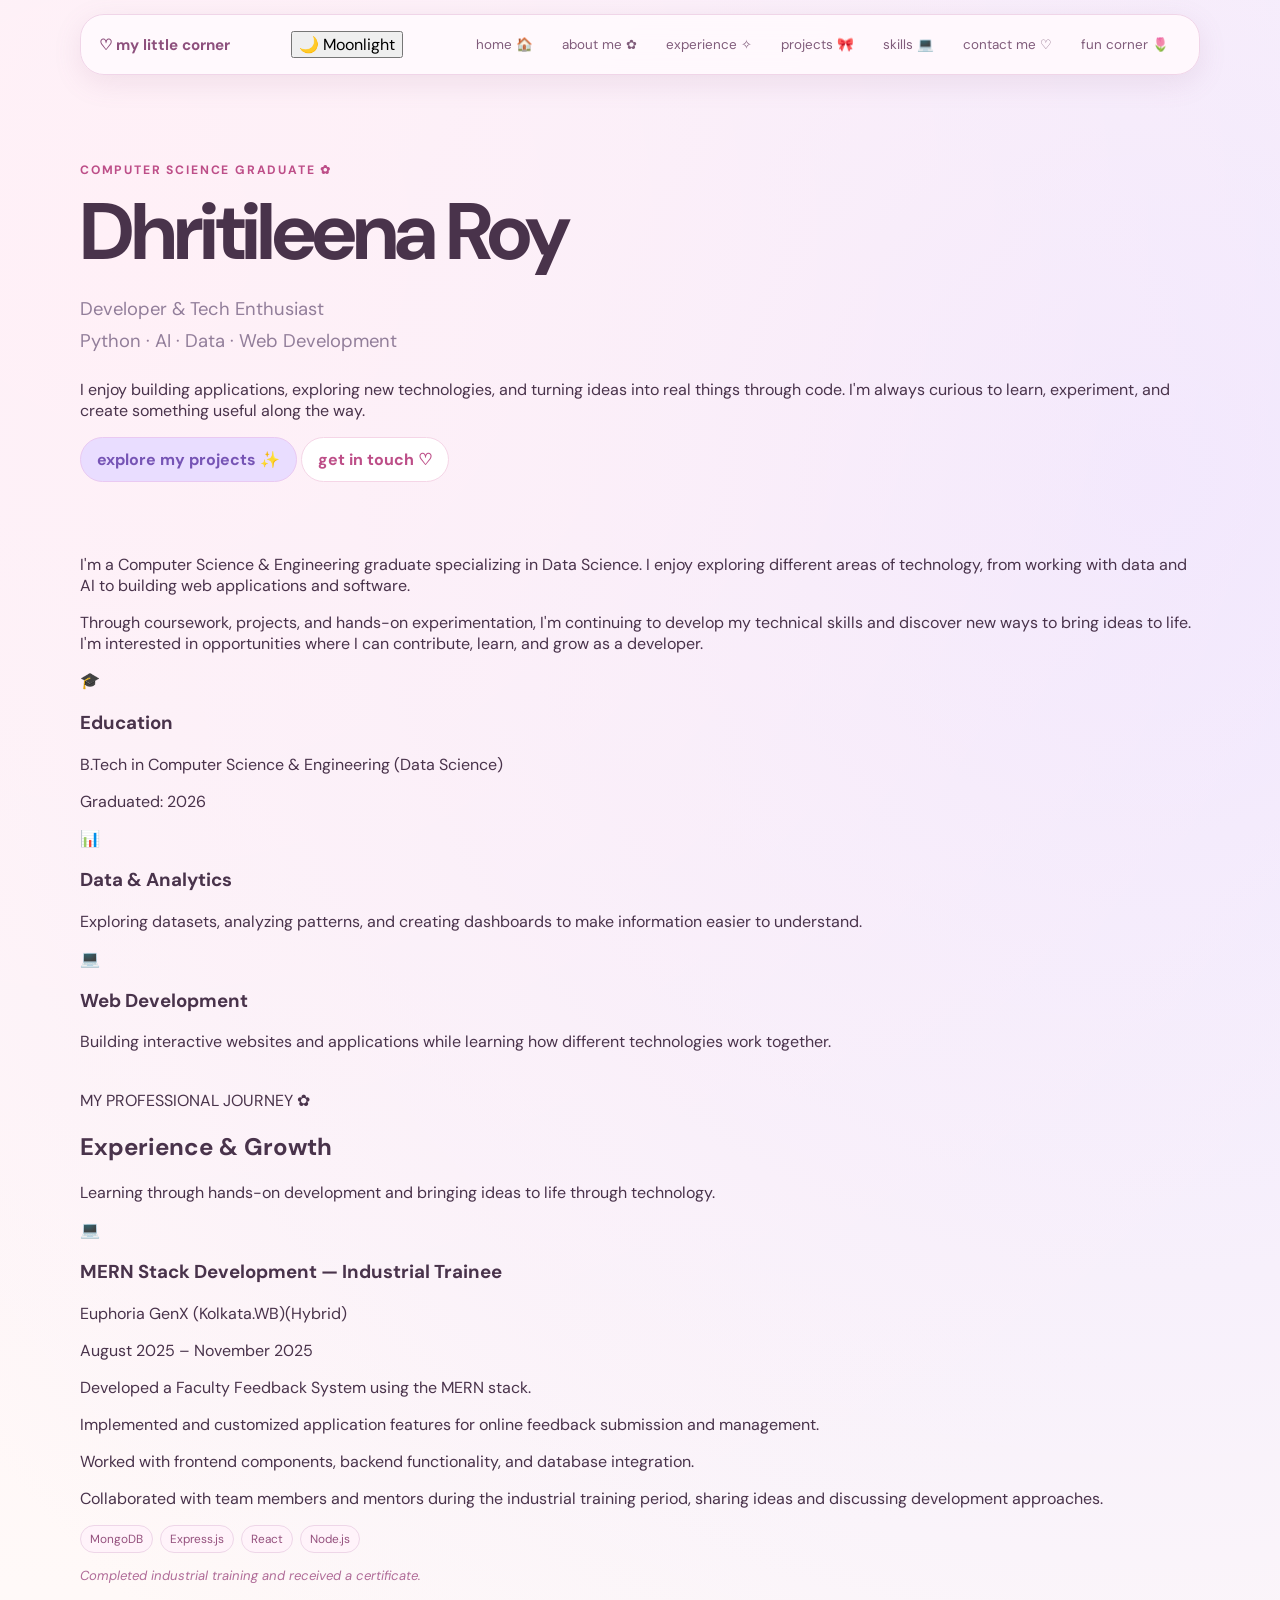
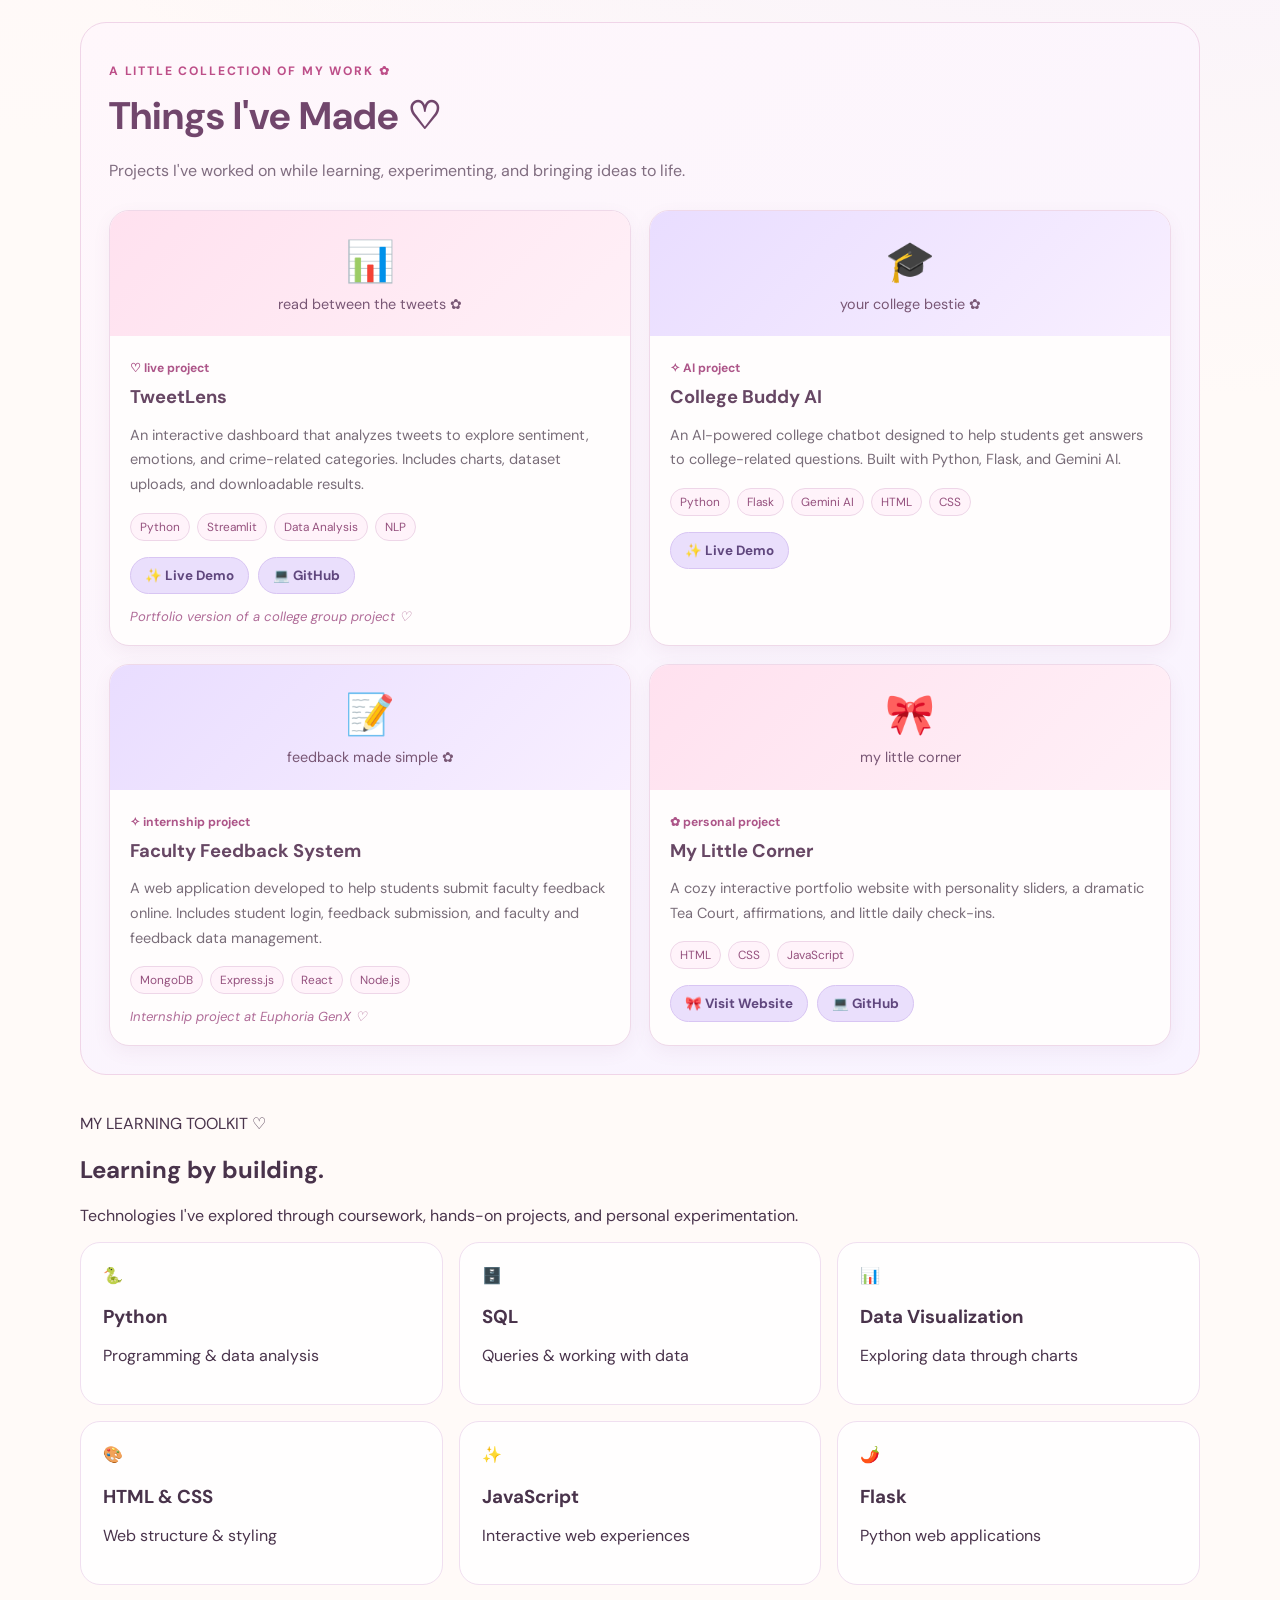
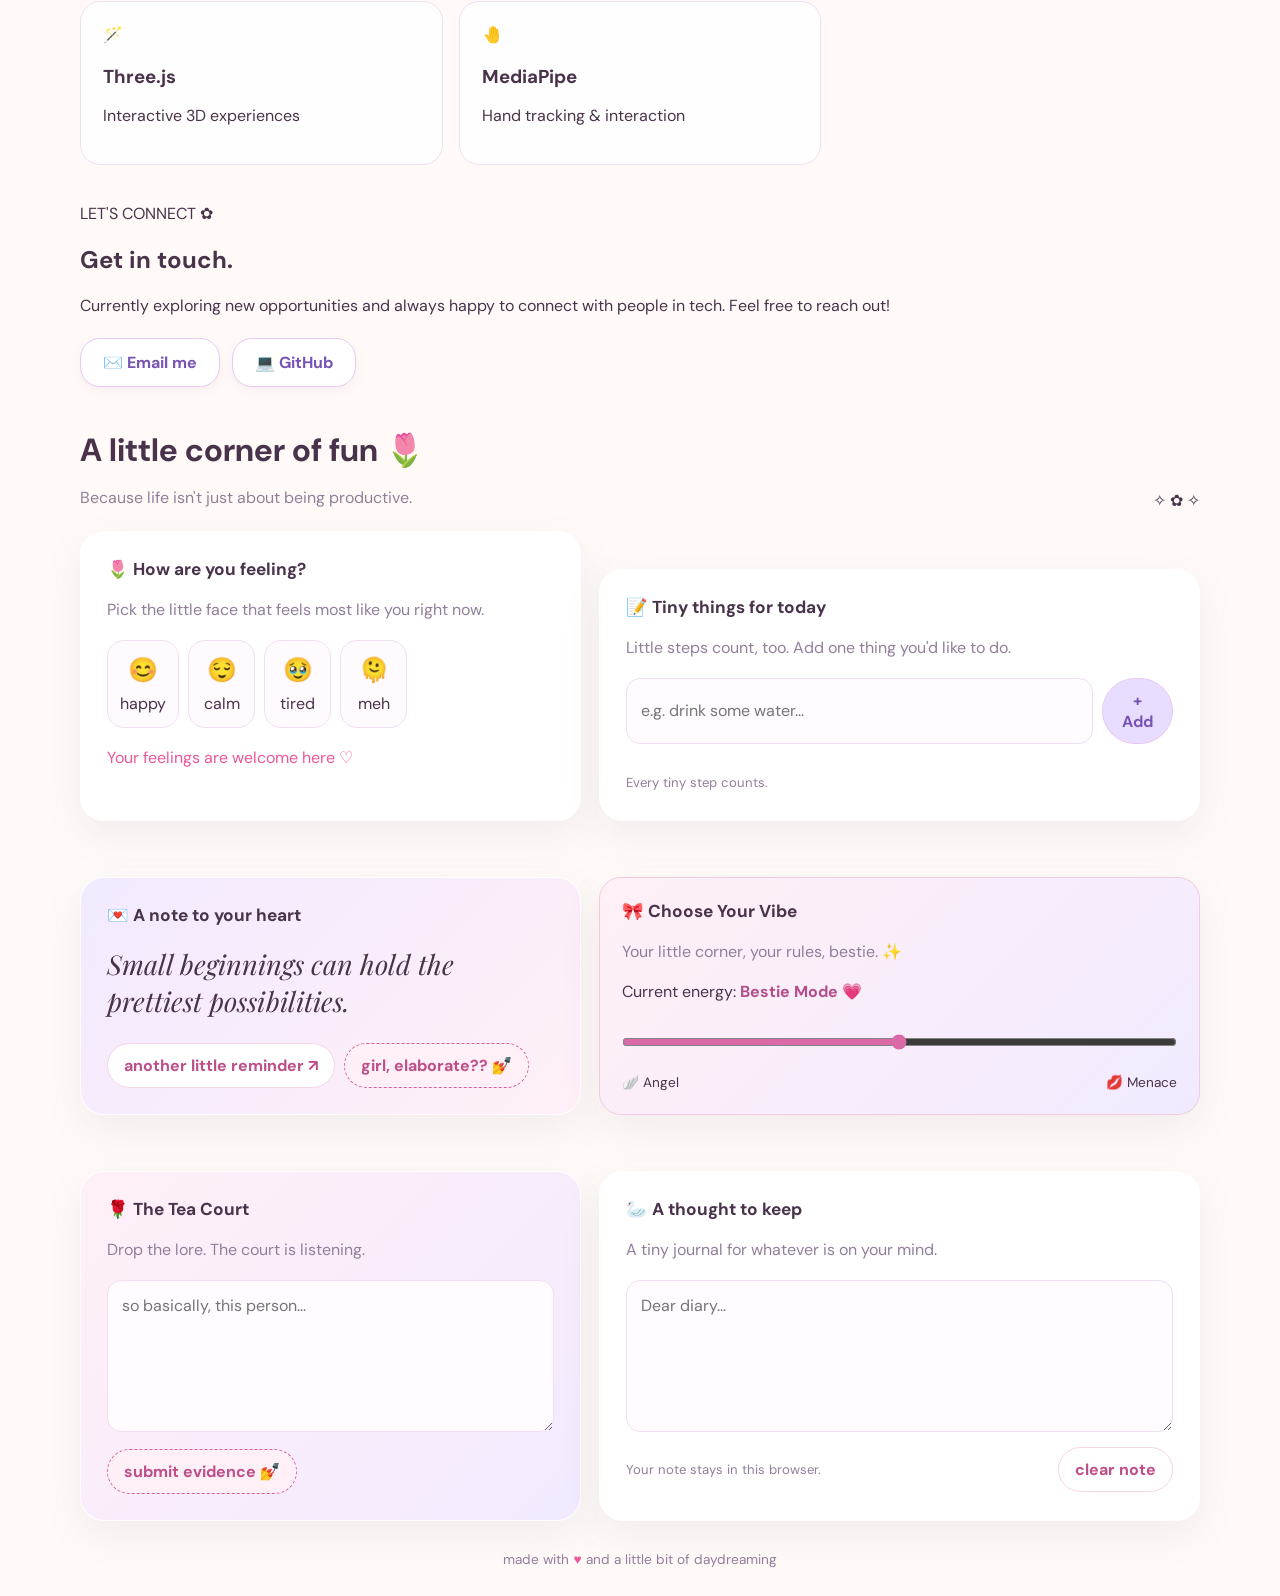
<file: index.html>
<!doctype html>
<html lang="en">
<head>
  <meta charset="utf-8">
  <meta name="viewport" content="width=device-width, initial-scale=1">

 <title>Dhritileena Roy | Developer Portfolio</title>

<meta
  name="description"
  content="Dhritileena Roy is a Computer Science graduate exploring software development, AI applications, data, and interactive web experiences."
>

  <link rel="stylesheet" href="style.css">
  <script src="script.js" defer></script>
</head>

<body>

<!-- DECORATIVE MAGIC -->
<div id="magicLayer" class="magic-layer" aria-hidden="true"></div>

<!-- NAVIGATION -->
<nav class="floating-nav" aria-label="Main navigation">

  <a class="nav-brand" href="#top">♡ my little corner</a>

  <button
    class="theme-toggle"
    id="themeToggle"
    type="button"
    aria-label="Switch to moonlight mode"
    aria-pressed="false"
  >
    🌙 Moonlight
  </button>

  <button
    class="nav-toggle"
    id="navToggle"
    type="button"
    aria-label="Open navigation menu"
    aria-expanded="false"
    aria-controls="navLinks"
  >
    ☰
  </button>

 <div class="nav-links" id="navLinks">
    <a href="#top">home 🏠</a>
    <a href="#about">about me ✿</a>
    <a href="#experience">experience ✧</a>
    <a href="#projects">projects 🎀</a>
    <a href="#skills">skills 💻</a>
    <a href="#contact">contact me ♡</a>
    <a href="#fun-corner">fun corner 🌷</a>
</div>

</nav>

<div class="nav-spacer" aria-hidden="true"></div>

<main class="page">

<!-- HERO -->
<!-- HERO -->
<header class="hero" id="top">

  <p class="eyebrow">COMPUTER SCIENCE GRADUATE ✿</p>

  <h1>
    Dhritileena Roy
  </h1>

  <p class="subtitle">
    Developer &amp; Tech Enthusiast
    <br>
    Python · AI · Data · Web Development
  </p>

  <p class="hero-description">
    I enjoy building applications, exploring new technologies,
    and turning ideas into real things through code.
    I'm always curious to learn, experiment, and create
    something useful along the way.
  </p>

  <div class="hero-buttons">

    <a class="primary-button" href="#projects">
      explore my projects ✨
    </a>

    <a class="soft-button" href="#contact">
      get in touch ♡
    </a>

  </div>

</header>


<!-- ABOUT ME -->
<section class="professional-section" id="about">

  <div class="professional-heading">

   <p>
  I'm a Computer Science &amp; Engineering graduate
  specializing in Data Science. I enjoy exploring
  different areas of technology, from working with data
  and AI to building web applications and software.
</p>

<p>
  Through coursework, projects, and hands-on experimentation,
  I'm continuing to develop my technical skills and discover
  new ways to bring ideas to life. I'm interested in
  opportunities where I can contribute, learn, and grow
  as a developer.
</p>
  </div>

  <div class="professional-grid">

    <article class="professional-card">

      <span class="professional-icon">🎓</span>

      <h3>Education</h3>

      <p class="professional-degree">
        B.Tech in Computer Science &amp; Engineering
        (Data Science)
      </p>

      <p class="professional-detail">
        Graduated: 2026
      </p>

    </article>

    <article class="professional-card">

      <span class="professional-icon">📊</span>

      <h3>Data &amp; Analytics</h3>

      <p>
        Exploring datasets, analyzing patterns,
        and creating dashboards to make information
        easier to understand.
      </p>

    </article>

    <article class="professional-card">

      <span class="professional-icon">💻</span>

      <h3>Web Development</h3>

      <p>
        Building interactive websites and applications
        while learning how different technologies
        work together.
      </p>

    </article>

  </div>

</section>


<!-- EXPERIENCE -->
<section class="professional-section" id="experience">

  <div class="professional-heading">

    <p class="professional-eyebrow">MY PROFESSIONAL JOURNEY ✿</p>

    <h2>Experience &amp; <span>Growth</span></h2>

    <p>
      Learning through hands-on development and bringing
      ideas to life through technology.
    </p>

  </div>

  <div class="professional-grid">

    <article class="professional-card">

      <span class="professional-icon">💻</span>

      <h3>MERN Stack Development — Industrial Trainee</h3>

      <p class="professional-degree">
        Euphoria GenX (Kolkata.WB)(Hybrid)
      </p>

      <p class="professional-detail">
        August 2025 – November 2025
      </p>

      <p>
        Developed a Faculty Feedback System
        using the MERN stack.
      </p>

      <p>
        Implemented and customized application features for online feedback submission and management.
      </p>
      <p>Worked with frontend components, backend functionality, and database integration.</p>
      <p>Collaborated with team members and mentors during the industrial training period, sharing ideas and discussing development approaches.</p>
      <div class="project-tags">
        <span>MongoDB</span>
        <span>Express.js</span>
        <span>React</span>
        <span>Node.js</span>
      </div>

      <p class="project-note">
        Completed industrial training and received a certificate.
      </p>

    </article>

  </div>

</section>

<!-- PROJECTS -->
<section class="projects-section" id="projects">

  <div class="projects-heading">

    <p class="projects-eyebrow">
      A LITTLE COLLECTION OF MY WORK ✿
    </p>

    <h2>Things I've Made <span>♡</span></h2>

    <p>
      Projects I've worked on while learning,
      experimenting, and bringing ideas to life.
    </p>

  </div>

  <div class="projects-grid">


    <!-- PROJECT 1: TWEETLENS -->
    <article class="project-card">

      <div class="project-art project-pink">
        <span>📊</span>
        <p>read between the tweets ✿</p>
      </div>

      <div class="project-info">

        <span class="project-status">♡ live project</span>

        <h3>TweetLens</h3>

        <p>
          An interactive dashboard that analyzes tweets
          to explore sentiment, emotions, and
          crime-related categories. Includes charts,
          dataset uploads, and downloadable results.
        </p>

        <div class="project-tags">
          <span>Python</span>
          <span>Streamlit</span>
          <span>Data Analysis</span>
          <span>NLP</span>
        </div>

        <div class="project-buttons">

          <a
            class="project-link"
            href="https://tweetlens-8wcnatwmc4adkrwcd8xqsx.streamlit.app/"
            target="_blank"
            rel="noopener noreferrer"
          >
            ✨ Live Demo
          </a>

          <a
            class="project-link"
            href="https://github.com/dhritiiixpaw/TweetLens"
            target="_blank"
            rel="noopener noreferrer"
          >
            💻 GitHub
          </a>

        </div>

        <p class="project-note">
          Portfolio version of a college group project ♡
        </p>

      </div>

    </article>


    <!-- PROJECT 2: COLLEGE BUDDY AI -->
    <article class="project-card">

      <div class="project-art project-lavender">
        <span>🎓</span>
        <p>your college bestie ✿</p>
      </div>

      <div class="project-info">

        <span class="project-status">✧ AI project</span>

        <h3>College Buddy AI</h3>

        <p>
          An AI-powered college chatbot designed to help
          students get answers to college-related questions.
          Built with Python, Flask, and Gemini AI.
        </p>

        <div class="project-tags">
          <span>Python</span>
          <span>Flask</span>
          <span>Gemini AI</span>
          <span>HTML</span>
          <span>CSS</span>
        </div>

        <div class="project-buttons">

          <a
            class="project-link"
            href="https://college-buddy-ai-1.onrender.com"
            target="_blank"
            rel="noopener noreferrer"
          >
            ✨ Live Demo
          </a>

        </div>

      </div>

    </article>


    <!-- PROJECT 3: FACULTY FEEDBACK SYSTEM -->
    <article class="project-card">

      <div class="project-art project-lavender">
        <span>📝</span>
        <p>feedback made simple ✿</p>
      </div>

      <div class="project-info">

     <span class="project-status">✧ internship project</span>   

        <h3>Faculty Feedback System</h3>

        <p>
          A web application developed to help students
          submit faculty feedback online. Includes
          student login, feedback submission, and
          faculty and feedback data management.
        </p>

        <div class="project-tags">
          <span>MongoDB</span>
          <span>Express.js</span>
          <span>React</span>
          <span>Node.js</span>
        </div>

        <p class="project-note">
         Internship project at Euphoria GenX ♡
        </p>

      </div>

    </article>


    <!-- PROJECT 4: MY LITTLE CORNER -->
    <article class="project-card">

      <div class="project-art project-pink">
        <span>🎀</span>
        <p>my little corner</p>
      </div>

      <div class="project-info">

        <span class="project-status">✿ personal project</span>

        <h3>My Little Corner</h3>

        <p>
          A cozy interactive portfolio website with
          personality sliders, a dramatic Tea Court,
          affirmations, and little daily check-ins.
        </p>

        <div class="project-tags">
          <span>HTML</span>
          <span>CSS</span>
          <span>JavaScript</span>
        </div>

        <div class="project-buttons">

          <a
            class="project-link"
            href="https://dhritiiixpaw.github.io/my-little-corner/"
            target="_blank"
            rel="noopener noreferrer"
          >
            🎀 Visit Website
          </a>

          <a
            class="project-link"
            href="https://github.com/dhritiiixpaw"
            target="_blank"
            rel="noopener noreferrer"
          >
            💻 GitHub
          </a>

        </div>

      </div>

    </article>

  </div>

</section>


<!-- SKILLS -->
<section class="skills-section" id="skills">

  <div class="skills-heading">

    <p class="skills-eyebrow">MY LEARNING TOOLKIT ♡</p>

    <h2>Learning by <span>building.</span></h2>

    <p>
      Technologies I've explored through coursework,
      hands-on projects, and personal experimentation.
    </p>

  </div>

  <div class="skills-grid">

    <article class="skill-card">
      <span class="skill-icon">🐍</span>
      <h3>Python</h3>
      <p>Programming &amp; data analysis</p>
    </article>

    <article class="skill-card">
      <span class="skill-icon">🗄️</span>
      <h3>SQL</h3>
      <p>Queries &amp; working with data</p>
    </article>

    <article class="skill-card">
      <span class="skill-icon">📊</span>
      <h3>Data Visualization</h3>
      <p>Exploring data through charts</p>
    </article>

    <article class="skill-card">
      <span class="skill-icon">🎨</span>
      <h3>HTML &amp; CSS</h3>
      <p>Web structure &amp; styling</p>
    </article>

    <article class="skill-card">
      <span class="skill-icon">✨</span>
      <h3>JavaScript</h3>
      <p>Interactive web experiences</p>
    </article>

    <article class="skill-card">
      <span class="skill-icon">🌶️</span>
      <h3>Flask</h3>
      <p>Python web applications</p>
    </article>

    <article class="skill-card">
      <span class="skill-icon">🪄</span>
      <h3>Three.js</h3>
      <p>Interactive 3D experiences</p>
    </article>

    <article class="skill-card">
      <span class="skill-icon">🤚</span>
      <h3>MediaPipe</h3>
      <p>Hand tracking &amp; interaction</p>
    </article>

  </div>

</section>


<!-- CONTACT -->
<section class="contact-section" id="contact">

  <div class="contact-heading">

    <p class="contact-eyebrow">LET'S CONNECT ✿</p>

    <h2>Get in <span>touch.</span></h2>

   <p>
  Currently exploring new opportunities and always happy
  to connect with people in tech. Feel free to reach out!
  </p>

  </div>

  <div class="contact-links">

    <!-- Replace YOUR_EMAIL_HERE with your email address -->
    <a href="mailto:dhritileenaroy@gmail.com">
      ✉️ Email me
    </a>

    <a
      href="https://github.com/dhritiiixpaw"
      target="_blank"
      rel="noopener noreferrer"
    >
      💻 GitHub
    </a>

    <!-- Add your LinkedIn link here when ready -->
    <!-- Add your resume PDF link here when ready -->

  </div>

</section>


<!-- FUN CORNER -->
<section id="fun-corner">

  <div class="section-heading">

    <div>
      <h2>A little corner of fun 🌷</h2>
      <p>Because life isn't just about being productive.</p>
    </div>

    <span class="sparkles">✧ ✿ ✧</span>

  </div>

  <div class="grid">

    <!-- MOOD CHECK-IN -->
    <section class="card">

      <h3>🌷 How are you feeling?</h3>

      <p>Pick the little face that feels most like you right now.</p>

      <div class="moods" id="moods">

        <button class="mood" data-mood="happy" type="button">
          <span>😊</span>happy
        </button>

        <button class="mood" data-mood="calm" type="button">
          <span>😌</span>calm
        </button>

        <button class="mood" data-mood="tired" type="button">
          <span>🥹</span>tired
        </button>

        <button class="mood" data-mood="meh" type="button">
          <span>🫠</span>meh
        </button>

      </div>

      <p class="feedback" id="moodMessage" aria-live="polite">
        Your feelings are welcome here ♡
      </p>

    </section>


    <!-- TODO -->
    <section class="card">

      <h3>📝 Tiny things for today</h3>

      <p>Little steps count, too. Add one thing you'd like to do.</p>

      <form id="todoForm" class="todo-form">

        <label class="sr-only" for="todoInput">A tiny task</label>

        <input
          id="todoInput"
          type="text"
          placeholder="e.g. drink some water..."
          maxlength="120"
          autocomplete="off"
        >

        <button class="primary-button" type="submit">
          + Add
        </button>

      </form>

      <ul id="todoList" class="todo-list"></ul>

      <p class="hint">Every tiny step counts.</p>

    </section>


    <!-- AFFIRMATIONS -->
    <section class="card quote-card">

      <h3>💌 A note to your heart</h3>

      <blockquote id="quote">
        Small beginnings can hold the prettiest possibilities.
      </blockquote>

      <div class="button-row">

        <button class="soft-button" id="newQuote" type="button">
          another little reminder ↗
        </button>

        <button class="bestie-button" id="bestieBtn" type="button">
          girl, elaborate?? 💅
        </button>

      </div>

    </section>


    <!-- PERSONALITY SLIDER -->
    <section class="card personality-card">

      <h3>🎀 Choose Your Vibe</h3>

      <p id="personalityMessage">
        Your little corner, your rules, bestie. 💗
      </p>

      <label for="personalitySlider">
        Current energy:
        <strong id="personalityLabel">Bestie Mode</strong>
      </label>

      <input
        type="range"
        id="personalitySlider"
        min="1"
        max="5"
        value="3"
        step="1"
      >

      <div class="personality-scale">
        <span>🪽 Angel</span>
        <span>💋 Menace</span>
      </div>

    </section>


    <!-- TEA COURT -->
    <section class="card tea-card" id="tea-court">

      <h3>🌹 The Tea Court</h3>

      <p>Drop the lore. The court is listening.</p>

      <textarea
        id="teaInput"
        placeholder="so basically, this person..."
        rows="5"
        maxlength="1000"
      ></textarea>

      <button class="bestie-button" id="judgeTea" type="button">
        submit evidence 💅
      </button>

      <div
        id="teaVerdict"
        class="tea-verdict"
        aria-live="polite"
        hidden
      ></div>

    </section>


    <!-- JOURNAL -->
    <section class="card" id="journal">

      <h3>🦢 A thought to keep</h3>

      <p>A tiny journal for whatever is on your mind.</p>

      <label class="sr-only" for="journalInput">
        Your journal note
      </label>

      <textarea
        id="journalInput"
        placeholder="Dear diary..."
        rows="5"
      ></textarea>

      <div class="journal-footer">

        <p class="hint" id="saveStatus">
          Your note stays in this browser.
        </p>

        <button
          class="clear-button"
          id="clearJournal"
          type="button"
        >
          clear note
        </button>

      </div>

    </section>

  </div>

</section>


<!-- FOOTER -->
<footer>
  made with <span>♥</span> and a little bit of daydreaming
</footer>

</main>

<div class="toast" id="toast" role="status" aria-live="polite"></div>

</body>
</html>
</file>
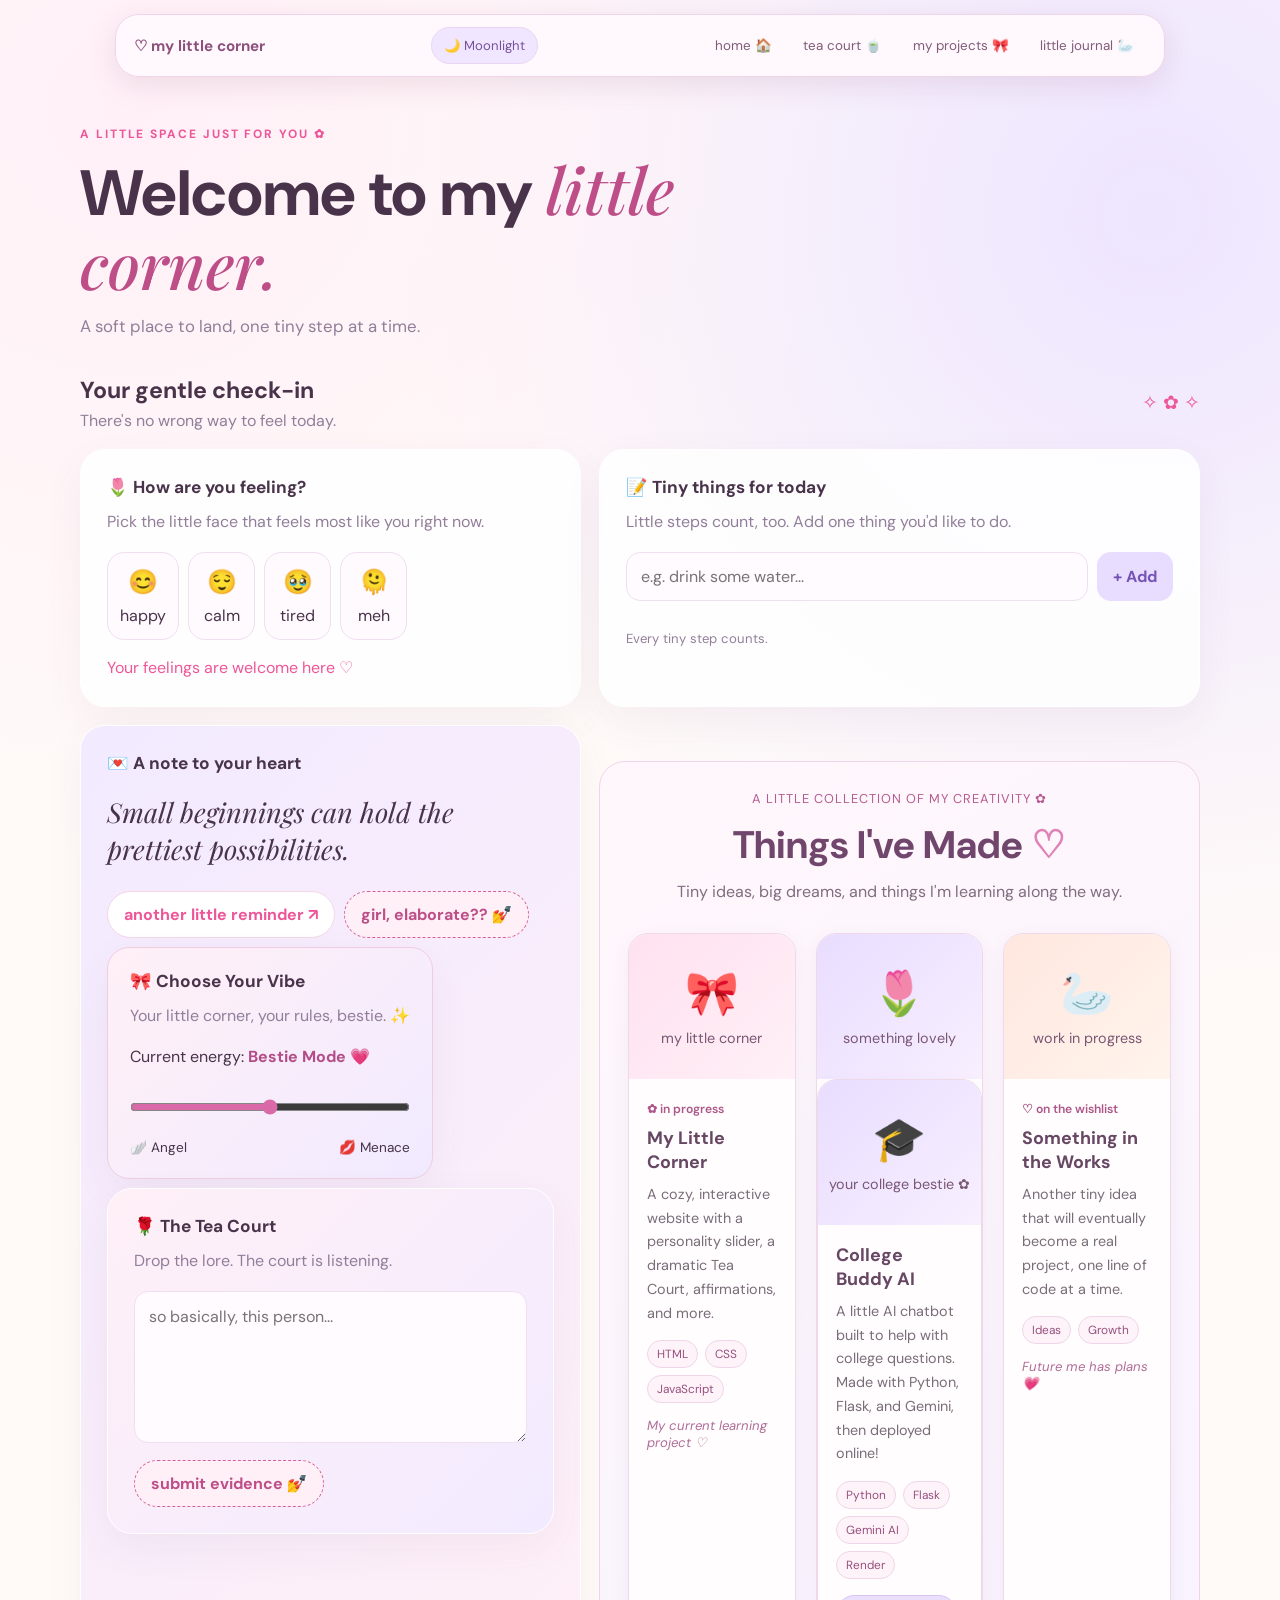
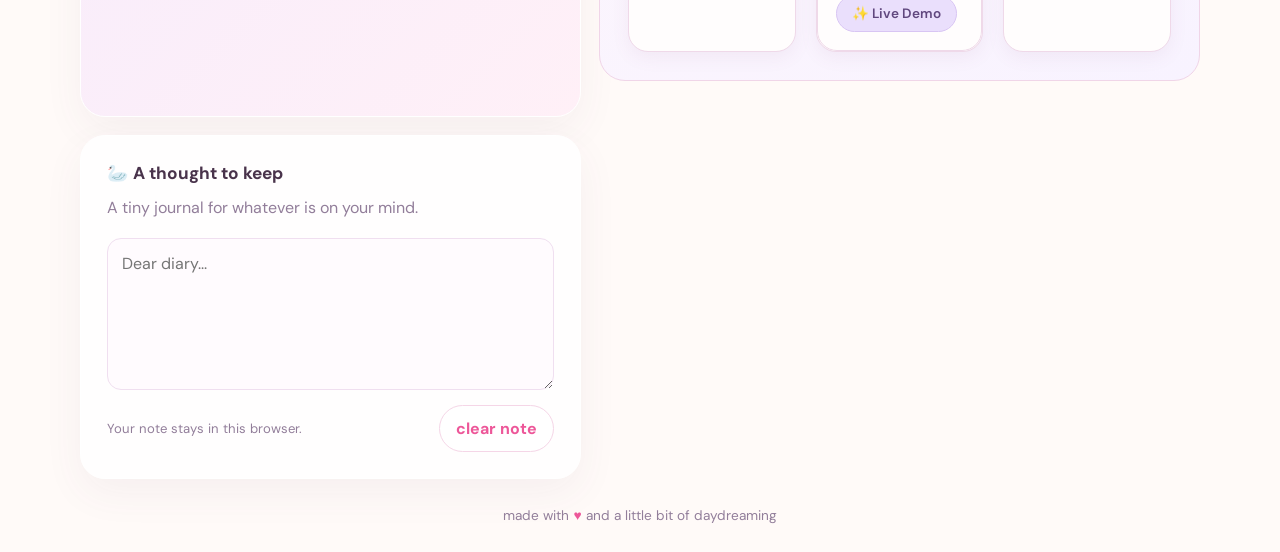
<file: my_little_corner/index.html>
<!doctype html>
<html lang="en">
<head>
  <meta charset="utf-8">
  <meta name="viewport" content="width=device-width, initial-scale=1">
  <title>My Little Corner ♡</title>
  <link rel="stylesheet" href="style.css">
  <script src="script.js" defer></script>
</head>
<body>
  
<!-- ✨ DECORATIVE FLOATING MAGIC -->
<div id="magicLayer" class="magic-layer" aria-hidden="true"></div>
<!-- ✨ END FLOATING MAGIC -->

  <!-- 🎀 FLOATING PASTEL NAVIGATION -->
<nav class="floating-nav" aria-label="Main navigation">
  <a class="nav-brand" href="#top">♡ my little corner</a>

 <button
  class="theme-toggle"
  id="themeToggle"
  type="button"
  aria-label="Switch to moonlight mode"
  aria-pressed="false"
>
  🌙 Moonlight
</button>
 <button
    class="nav-toggle"
    id="navToggle"
    type="button"
    aria-label="Open navigation menu"
    aria-expanded="false"
    aria-controls="navLinks"
  >
    ☰
  </button>

  <div class="nav-links" id="navLinks">
    <a href="#top">home 🏠</a>
    <a href="#tea-court">tea court 🍵</a>
    <a href="#projects">my projects 🎀</a>
    <a href="#journal">little journal 🦢</a>
  </div>
</nav>
<div class="nav-spacer" aria-hidden="true"></div>
<!-- 🎀 END FLOATING NAVIGATION -->
<main class="page">
  <header class="hero">
    <p class="eyebrow">A LITTLE SPACE JUST FOR YOU ✿</p>
    <h1>Welcome to my <em>little corner.</em></h1>
    <p class="subtitle">A soft place to land, one tiny step at a time.</p>
  </header>
  <section class="section-heading">
    <div><h2>Your gentle check-in</h2><p>There's no wrong way to feel today.</p></div>
    <span class="sparkles">✧ ✿ ✧</span>
  </section>
  <div class="grid">
    <section class="card">
      <h3>🌷 How are you feeling?</h3><p>Pick the little face that feels most like you right now.</p>
      <div class="moods" id="moods">
        <button class="mood" data-mood="happy" type="button"><span>😊</span>happy</button>
        <button class="mood" data-mood="calm" type="button"><span>😌</span>calm</button>
        <button class="mood" data-mood="tired" type="button"><span>🥹</span>tired</button>
        <button class="mood" data-mood="meh" type="button"><span>🫠</span>meh</button>
      </div>
      <p class="feedback" id="moodMessage" aria-live="polite">Your feelings are welcome here ♡</p>
    </section>
    <section class="card">
      <h3>📝 Tiny things for today</h3><p>Little steps count, too. Add one thing you'd like to do.</p>
      <form id="todoForm" class="todo-form">
        <label class="sr-only" for="todoInput">A tiny task</label>
        <input id="todoInput" type="text" placeholder="e.g. drink some water..." maxlength="120" autocomplete="off">
        <button class="primary-button" type="submit">+ Add</button>
      </form>
      <ul id="todoList" class="todo-list"></ul><p class="hint">Every tiny step counts.</p>
    </section>
    <section class="card quote-card">
      <h3>💌 A note to your heart</h3>
      <blockquote id="quote">Small beginnings can hold the prettiest possibilities.</blockquote>
      <div class="button-row">
        <button class="soft-button" id="newQuote" type="button">another little reminder ↗</button>
        <button class="bestie-button" id="bestieBtn" type="button">girl, elaborate?? 💅</button>
        
<section class="card personality-card">
  <h3>🎀 Choose Your Vibe</h3>
  <p id="personalityMessage">
    Your little corner, your rules, bestie. 💗
  </p>

  <label for="personalitySlider">
    Current energy: <strong id="personalityLabel">Bestie Mode</strong>
  </label>

  <input
    type="range"
    id="personalitySlider"
    min="1"
    max="5"
    value="3"
    step="1"
  />

  <div class="personality-scale">
    <span>🪽 Angel</span>
    <span>💋 Menace</span>
  </div>
</section>

<section class="card tea-card" id="tea-court">
  <h3>🌹 The Tea Court</h3>
  <p>Drop the lore. The court is listening.</p>

  <textarea
    id="teaInput"
    placeholder="so basically, this person..."
    rows="5"
    maxlength="1000"
  ></textarea>

  <button class="bestie-button" id="judgeTea" type="button">
    submit evidence 💅
  </button>

  <div id="teaVerdict" class="tea-verdict" aria-live="polite" hidden></div>
</section>

      </div>
    </section>
   
<!-- 💻 THINGS I'VE MADE: NEW PORTFOLIO SECTION -->
<section class="projects-section" id="projects">
  <div class="projects-heading">
    <p class="projects-eyebrow">a little collection of my creativity ✿</p>
    <h2>Things I've Made <span>♡</span></h2>
    <p>
      Tiny ideas, big dreams, and things I'm learning along the way.
    </p>
  </div>

  <div class="projects-grid">

    <!-- PROJECT 1: YOUR CURRENT WEBSITE -->
    <article class="project-card">
      <div class="project-art project-pink">
        <span>🎀</span>
        <p>my little corner</p>
      </div>

      <div class="project-info">
        <span class="project-status">✿ in progress</span>
        <h3>My Little Corner</h3>
        <p>
          A cozy, interactive website with a personality slider,
          a dramatic Tea Court, affirmations, and more.
        </p>

        <div class="project-tags">
          <span>HTML</span>
          <span>CSS</span>
          <span>JavaScript</span>
        </div>

        <p class="project-note">
          My current learning project ♡
        </p>
      </div>
    </article>

    <!-- PROJECT 2: SPACE FOR A FUTURE PROJECT -->
    <article class="project-card">
      <div class="project-art project-lavender">
        <span>🌷</span>
        <p>something lovely</p>
      </div>

<div class="project-card">
  <div class="project-art project-lavender">
    <span>🎓</span>
    <p>your college bestie ✿</p>
  </div>

  <div class="project-info">
    <h3>College Buddy AI</h3>
    <p>
      A little AI chatbot built to help with college questions.
      Made with Python, Flask, and Gemini, then deployed online!
    </p>

    <div class="project-tags">
      <span>Python</span>
      <span>Flask</span>
      <span>Gemini AI</span>
      <span>Render</span>
    </div>

    <div class="project-buttons">
      <a
        class="project-link"
        href="https://college-buddy-ai-1.onrender.com"
        target="_blank"
        rel="noopener noreferrer"
      >
        ✨ Live Demo
      </a>

      <!-- Add your GitHub repository link here when ready -->
    </div>
  </div>
</div>

    </article>

    <!-- PROJECT 3: ANOTHER FUTURE PROJECT -->
    <article class="project-card">
      <div class="project-art project-peach">
        <span>🦢</span>
        <p>work in progress</p>
      </div>

      <div class="project-info">
        <span class="project-status">♡ on the wishlist</span>
        <h3>Something in the Works</h3>
        <p>
          Another tiny idea that will eventually become
          a real project, one line of code at a time.
        </p>

        <div class="project-tags">
          <span>Ideas</span>
          <span>Growth</span>
        </div>

        <p class="project-note">Future me has plans 💗</p>
      </div>
    </article>

  </div>
</section>
<!-- 💻 END OF NEW PROJECT GALLERY -->
 <section class="card" id="journal">
      <h3>🦢 A thought to keep</h3><p>A tiny journal for whatever is on your mind.</p>
      <label class="sr-only" for="journal">Your journal note</label>
      <textarea id="journal" placeholder="Dear diary..." rows="5"></textarea>
      <div class="journal-footer"><p class="hint" id="saveStatus">Your note stays in this browser.</p><button class="clear-button" id="clearJournal" type="button">clear note</button></div>
    </section>
  </div>
  <footer>made with <span>♥</span> and a little bit of daydreaming</footer>
</main>
<div class="toast" id="toast" role="status" aria-live="polite"></div>
</body>
</html>
</file>
<file: style.css>
@import url('https://fonts.googleapis.com/css2?family=DM+Sans:wght@400;500;600;700&family=Playfair+Display:ital,wght@0,500;0,600;1,500&display=swap');

:root {
  --ink: #49334b;
  --muted: #927e9a;
  --pink: #ed5799;
  --pink-dark: #bd4e88;
  --lavender: #e9ddff;
  --line: #f0dff0;
  --white: rgba(255, 255, 255, 0.9);
  --page-bg: #fffaf8;
  --card-bg: rgba(255, 255, 255, 0.88);
  --shadow: 0 14px 40px rgba(107, 70, 108, 0.08);
  --radius: 24px;
}

* {
  box-sizing: border-box;
}

html {
  scroll-behavior: smooth;
  scroll-padding-top: 100px;
}

body {
  margin: 0;
  min-height: 100vh;
  color: var(--ink);
  font-family: "DM Sans", sans-serif;
  background:
    radial-gradient(circle at 10% 5%, #fff0f7 0, transparent 32%),
    radial-gradient(circle at 90% 10%, #eee5ff 0, transparent 34%),
    var(--page-bg);
  transition: background 0.3s ease, color 0.3s ease;
}

button,
input,
textarea {
  font: inherit;
}

button {
  cursor: pointer;
}

a {
  color: var(--pink-dark);
}

button:focus-visible,
a:focus-visible,
input:focus-visible,
textarea:focus-visible {
  outline: 3px solid #d7baff;
  outline-offset: 3px;
}

img {
  max-width: 100%;
}

.page {
  width: min(1120px, calc(100% - 36px));
  margin: auto;
  padding: 30px 0 28px;
}

/* -------------------------
   FLOATING NAVIGATION
------------------------- */

.floating-nav {
  position: fixed;
  top: 14px;
  left: 50%;
  z-index: 1000;
  transform: translateX(-50%);

  width: min(94%, 1120px);
  padding: 12px 18px;

  display: flex;
  align-items: center;
  justify-content: space-between;
  gap: 14px;

  background: rgba(255, 249, 253, 0.94);
  border: 1px solid #f0d5e8;
  border-radius: 24px;
  box-shadow: 0 8px 28px rgba(155, 99, 139, 0.13);

  backdrop-filter: blur(14px);
  -webkit-backdrop-filter: blur(14px);
}

.nav-brand {
  color: #8d507d;
  font-weight: 700;
  font-size: 0.95rem;
  text-decoration: none;
  white-space: nowrap;
}

.nav-links {
  display: flex;
  align-items: center;
  justify-content: flex-end;
  flex-wrap: wrap;
  gap: 5px;
}

.nav-links a {
  padding: 9px 12px;
  border-radius: 999px;
  color: #805c7b;
  font-size: 0.84rem;
  text-decoration: none;
  white-space: nowrap;
  transition: background 0.2s ease, color 0.2s ease;
}

.nav-links a:hover,
.nav-links a:focus-visible {
  background: #f7e4f2;
  color: #a44481;
}

.nav-toggle {
  display: none;
  border: 1px solid #efd5e8;
  border-radius: 12px;
  background: #fff0f8;
  color: #965780;
  padding: 8px 11px;
  font-size: 1.1rem;
}

.nav-spacer {
  height: 82px;
}

/* -------------------------
   SHARED SECTIONS
------------------------- */

section {
  scroll-margin-top: 100px;
}

section + section {
  margin-top: 38px;
}

.section-heading {
  display: flex;
  align-items: flex-end;
  justify-content: space-between;
  gap: 18px;
  margin-bottom: 20px;
}

.section-heading h2 {
  margin: 6px 0;
  font-size: clamp(1.5rem, 3vw, 2rem);
  line-height: 1.2;
}

.section-heading p {
  max-width: 600px;
  margin-bottom: 0;
  color: var(--muted);
  line-height: 1.65;
}

.eyebrow,
.projects-eyebrow {
  color: var(--pink-dark);
  font-size: 0.76rem;
  font-weight: 700;
  letter-spacing: 0.15em;
  text-transform: uppercase;
}

.card {
  min-width: 0;
  padding: 26px;
  border: 1px solid rgba(255, 255, 255, 0.95);
  border-radius: var(--radius);
  background: var(--card-bg);
  box-shadow: var(--shadow);
}

.card h3 {
  margin: 0 0 12px;
  font-size: 1.08rem;
}

.card > p {
  color: var(--muted);
  line-height: 1.7;
}

.grid {
  display: grid;
  grid-template-columns: 1fr 1.2fr;
  gap: 18px;
}

/* -------------------------
   HERO
------------------------- */

.hero {
  position: relative;
  padding: 38px 0 32px;
  margin-bottom: 40px;
}

.hero h1 {
  max-width: 850px;
  margin: 12px 0 18px;
  font-size: clamp(2.5rem, 7vw, 5rem);
  line-height: 1.05;
  letter-spacing: -0.045em;
}

.hero h1 em {
  color: var(--pink-dark);
  font-family: "Playfair Display", serif;
  font-weight: 500;
}

.hero .subtitle {
  max-width: 680px;
  margin-bottom: 22px;
  color: var(--muted);
  font-size: clamp(1rem, 2vw, 1.15rem);
  line-height: 1.75;
}

.hero-actions {
  display: flex;
  flex-wrap: wrap;
  gap: 12px;
  margin-top: 24px;
}

/* -------------------------
   BUTTONS
------------------------- */

.primary-button,
.soft-button,
.bestie-button,
.clear-button,
.project-link,
.contact-link {
  display: inline-flex;
  align-items: center;
  justify-content: center;
  gap: 8px;

  padding: 11px 16px;
  border-radius: 999px;
  font-weight: 700;
  text-decoration: none;

  transition:
    transform 0.18s ease,
    background 0.18s ease,
    box-shadow 0.18s ease;
}

.primary-button {
  border: 1px solid #e9c9f2;
  background: var(--lavender);
  color: #7654b5;
}

.soft-button {
  border: 1px solid #f5d6e7;
  background: #fff;
  color: var(--pink-dark);
}

.bestie-button {
  border: 1px dashed #d85e99;
  background: #fff0f7;
  color: var(--pink-dark);
}

.clear-button {
  border: 1px solid #f5d6e7;
  background: white;
  color: var(--pink-dark);
}

.primary-button:hover,
.soft-button:hover,
.bestie-button:hover,
.clear-button:hover,
.project-link:hover,
.contact-link:hover {
  transform: translateY(-2px);
  box-shadow: 0 7px 18px rgba(155, 99, 139, 0.12);
}

/* -------------------------
   ABOUT
------------------------- */

.about-grid {
  display: grid;
  grid-template-columns: 1.15fr 0.85fr;
  gap: 18px;
}

.about-card p {
  line-height: 1.8;
}

.about-card p:last-child {
  margin-bottom: 0;
}

.about-highlight {
  background: linear-gradient(135deg, #fff0f7, #f2eaff);
}

.about-list {
  display: grid;
  gap: 12px;
  padding: 0;
  margin: 0;
  list-style: none;
}

.about-list li {
  display: flex;
  align-items: flex-start;
  gap: 10px;
  color: var(--muted);
  line-height: 1.6;
}

.about-list li span {
  flex-shrink: 0;
}

/* -------------------------
   PROJECTS
------------------------- */

.projects-section {
  margin: 38px 0;
  padding: 28px;
  border: 1px solid #f0d5e8;
  border-radius: 26px;
  background: linear-gradient(145deg, #fff7fb, #f8f3ff);
}

.projects-heading {
  max-width: 650px;
  margin: 0 0 26px;
}

.projects-heading h2 {
  margin: 8px 0;
  color: #71466c;
  font-size: clamp(1.7rem, 4vw, 2.4rem);
}

.projects-heading > p:last-child {
  color: #806d80;
  line-height: 1.7;
}

.projects-grid {
  display: grid;
  grid-template-columns: repeat(2, minmax(0, 1fr));
  gap: 18px;
}

.project-card {
  min-width: 0;
  overflow: hidden;
  border: 1px solid #efd9e9;
  border-radius: 20px;
  background: #fffdfd;
  box-shadow: 0 6px 18px rgba(148, 91, 130, 0.07);
  transition: transform 0.25s ease, box-shadow 0.25s ease;
}

.project-card:hover {
  transform: translateY(-4px);
  box-shadow: 0 12px 26px rgba(148, 91, 130, 0.14);
}

.project-art {
  min-height: 125px;
  display: flex;
  flex-direction: column;
  justify-content: center;
  align-items: center;
  gap: 8px;
}

.project-art > span {
  font-size: 2.5rem;
}

.project-art p {
  margin: 0;
  color: #795775;
  font-size: 0.9rem;
}

.project-pink {
  background: linear-gradient(135deg, #ffe1ef, #fff0f7);
}

.project-lavender {
  background: linear-gradient(135deg, #e9ddff, #f8efff);
}

.project-peach {
  background: linear-gradient(135deg, #ffe7df, #fff4ec);
}

.project-info {
  padding: 20px;
}

.project-status {
  display: inline-block;
  margin-bottom: 9px;
  color: #ad5689;
  font-size: 0.76rem;
  font-weight: 700;
}

.project-info h3 {
  margin: 0 0 9px;
  color: #674764;
  font-size: 1.15rem;
}

.project-info > p:not(.project-note) {
  color: #796d79;
  font-size: 0.91rem;
  line-height: 1.7;
}

.project-tags {
  display: flex;
  flex-wrap: wrap;
  gap: 7px;
  margin: 14px 0;
}

.project-tags span {
  padding: 5px 9px;
  border: 1px solid #eed6e8;
  border-radius: 999px;
  background: #fff3fa;
  color: #95517e;
  font-size: 0.74rem;
}

.project-note {
  margin: 14px 0 0;
  color: #b06c98;
  font-size: 0.82rem;
  font-style: italic;
}

.project-buttons {
  display: flex;
  flex-wrap: wrap;
  gap: 9px;
  margin-top: 16px;
}

.project-link {
  padding: 9px 14px;
  border: 1px solid #d8c5f3;
  background: #eadffc;
  color: #60477e;
  font-size: 0.84rem;
}

/* -------------------------
   SKILLS
------------------------- */

.skills-grid {
  display: grid;
  grid-template-columns: repeat(3, minmax(0, 1fr));
  gap: 16px;
}

.skill-card {
  padding: 22px;
  border: 1px solid var(--line);
  border-radius: 20px;
  background: var(--card-bg);
}

.skill-card h3 {
  margin-bottom: 14px;
}

.skill-tags {
  display: flex;
  flex-wrap: wrap;
  gap: 8px;
}

.skill-tags span {
  padding: 7px 11px;
  border: 1px solid #eed6e8;
  border-radius: 999px;
  background: #fff3fa;
  color: #95517e;
  font-size: 0.82rem;
}

/* -------------------------
   CONTACT
------------------------- */

.contact-card {
  padding: clamp(24px, 5vw, 42px);
  background: linear-gradient(135deg, #fff0f7, #f2eaff);
}

.contact-card h2 {
  margin: 8px 0 12px;
  font-size: clamp(1.7rem, 4vw, 2.4rem);
}

.contact-card > p {
  max-width: 650px;
  color: var(--muted);
  line-height: 1.75;
}

.contact-links {
  display: flex;
  flex-wrap: wrap;
  gap: 12px;
  margin-top: 22px;
}

.contact-links a {
  display: inline-flex;
  align-items: center;
  justify-content: center;
  gap: 8px;

  padding: 13px 22px;
  border: 1px solid #e9c9f2;
  border-radius: 20px;

  background: #ffffff;
  color: #7654b5;
  font-weight: 700;
  text-decoration: none;

  box-shadow: 0 4px 12px rgba(155, 99, 139, 0.08);
  transition: all 0.2s ease;
}

.contact-links a:hover {
  background: #fff0f8;
  border-color: #edb6d7;
  transform: translateY(-3px);
  box-shadow: 0 7px 18px rgba(155, 99, 139, 0.15);
}
/* -------------------------
   FUN CORNER / OLD WIDGETS
------------------------- */

.fun-section {
  margin-top: 55px;
}

.fun-section .section-heading {
  margin-bottom: 20px;
}

.moods {
  display: flex;
  flex-wrap: wrap;
  gap: 9px;
}

.mood {
  display: flex;
  min-width: 67px;
  flex-direction: column;
  align-items: center;
  gap: 8px;
  padding: 13px 12px;
  color: var(--ink);
  background: #fffafd;
  border: 1px solid var(--line);
  border-radius: 17px;
  transition: 0.18s;
}

.mood span {
  font-size: 1.5rem;
}

.mood:hover,
.mood.selected {
  border-color: #ed8fbd;
  background: #fff0f7;
  transform: translateY(-2px);
}

.feedback {
  margin: 16px 0 0 !important;
  color: var(--pink) !important;
}

.todo-form {
  display: flex;
  gap: 9px;
}

input,
textarea {
  width: 100%;
  min-width: 0;
  padding: 13px 14px;
  color: var(--ink);
  background: #fffbfe;
  border: 1px solid var(--line);
  border-radius: 14px;
}

textarea {
  resize: vertical;
  line-height: 1.55;
}

.todo-list {
  display: grid;
  gap: 8px;
  padding: 0;
  margin: 14px 0 0;
  list-style: none;
}

.todo-item {
  display: flex;
  align-items: center;
  gap: 10px;
  padding: 10px 12px;
  background: #fff9fc;
  border: 1px solid #f4e5ef;
  border-radius: 12px;
}

.todo-item input {
  width: auto;
  accent-color: var(--pink);
}

.task-text {
  flex: 1;
  overflow-wrap: anywhere;
}

.todo-item.done .task-text {
  color: #a99aac;
  text-decoration: line-through;
}

.delete-task {
  border: 0;
  background: transparent;
  color: var(--pink-dark);
  font-size: 1.1rem;
}

.hint {
  color: var(--muted);
  font-size: 0.82rem;
  margin: 14px 0 0 !important;
}

.quote-card {
  background: linear-gradient(135deg, #f2eaff, #fff0f7);
}

blockquote {
  margin: 20px 0 24px;
  font: italic 1.7rem/1.35 "Playfair Display", serif;
}

.button-row {
  display: flex;
  flex-wrap: wrap;
  gap: 9px;
}

.journal-footer {
  display: flex;
  align-items: center;
  justify-content: space-between;
  gap: 12px;
  margin-top: 10px;
}

.journal-footer .hint {
  margin: 0 !important;
}

.tea-card {
  background: linear-gradient(135deg, #fff0f7, #f2eaff);
}

.tea-card textarea {
  margin-bottom: 12px;
}

.tea-verdict {
  margin-top: 16px;
  padding: 16px;
  border: 1px dashed #d85e99;
  border-radius: 16px;
  background: rgba(255, 255, 255, 0.8);
  color: #49334b;
  line-height: 1.6;
  animation: verdict-pop 0.3s ease;
}

.tea-verdict strong {
  display: block;
  margin-bottom: 6px;
  color: #bd4e88;
}

.verdict-badge {
  display: inline-block;
  padding: 7px 13px;
  margin-bottom: 10px;
  border-radius: 99px;
  font-size: 0.78rem;
  font-weight: 700;
  letter-spacing: 0.04em;
}

.verdict-green {
  background: #e0f5e6;
  color: #287849;
}

.verdict-red {
  background: #ffe0e6;
  color: #b42d50;
}

.verdict-delulu {
  background: #f0e3ff;
  color: #8750b6;
}

.verdict-jail {
  background: #ffe9ce;
  color: #a55b18;
}

@keyframes verdict-pop {
  from {
    opacity: 0;
    transform: translateY(7px);
  }

  to {
    opacity: 1;
    transform: translateY(0);
  }
}

.personality-card {
  background: linear-gradient(135deg, #fff0f6, #f1eaff);
  border: 1px solid #f0cce0;
  border-radius: 22px;
  padding: 22px;
  transition: background 0.45s ease, box-shadow 0.45s ease, transform 0.3s ease;
}

.personality-card h3 {
  margin-top: 0;
}

.personality-card input[type="range"] {
  display: block;
  width: 100%;
  margin: 18px 0 10px;
  accent-color: #d96aa7;
  cursor: pointer;
  transition: accent-color 0.35s ease;
}

.personality-scale {
  display: flex;
  justify-content: space-between;
  gap: 12px;
  font-size: 0.85rem;
}

#personalityLabel {
  color: #b34d88;
}

#personalityMessage,
#personalityLabel {
  transition: opacity 0.2s ease, color 0.35s ease;
}

.personality-card:hover {
  transform: translateY(-2px);
}

.vibe-fade {
  animation: vibeFade 0.45s ease both;
}

@keyframes vibeFade {
  from {
    opacity: 0.35;
    transform: translateY(5px);
  }

  to {
    opacity: 1;
    transform: translateY(0);
  }
}

/* -------------------------
   FOOTER / TOAST
------------------------- */

footer {
  padding-top: 30px;
  text-align: center;
  color: var(--muted);
  font-size: 0.85rem;
}

footer span {
  color: var(--pink);
}

.toast {
  position: fixed;
  z-index: 2000;
  left: 50%;
  bottom: 24px;
  width: max-content;
  max-width: calc(100% - 32px);
  padding: 14px 19px;
  border: 1px solid #f3d6e7;
  border-radius: 16px;
  color: var(--ink);
  background: #fff;
  box-shadow: 0 12px 35px #58304b24;
  opacity: 0;
  transform: translate(-50%, 12px);
  pointer-events: none;
  transition: 0.22s;
}

.toast.show {
  opacity: 1;
  transform: translate(-50%, 0);
}

.sr-only {
  position: absolute;
  width: 1px;
  height: 1px;
  padding: 0;
  margin: -1px;
  overflow: hidden;
  clip: rect(0, 0, 0, 0);
  white-space: nowrap;
  border: 0;
}

/* -------------------------
   NIGHT MODE
------------------------- */

body[data-theme="night"] {
  --ink: #eee5ff;
  --muted: #c0b0d2;
  --line: #4d3c67;
  --card-bg: rgba(40, 33, 61, 0.94);
  --page-bg: #171426;

  color: var(--ink);
  background:
    radial-gradient(circle at 10% 5%, #30213e 0, transparent 32%),
    radial-gradient(circle at 90% 10%, #29213d 0, transparent 34%),
    #171426;
  color-scheme: dark;
}

body[data-theme="night"] .floating-nav {
  background: rgba(35, 28, 53, 0.96);
  border-color: #4d3c67;
  box-shadow: 0 8px 28px rgba(0, 0, 0, 0.28);
}

body[data-theme="night"] .nav-brand,
body[data-theme="night"] .nav-links a {
  color: #e8d7ff;
}

body[data-theme="night"] .nav-links a:hover,
body[data-theme="night"] .nav-links a:focus-visible {
  background: #46345f;
  color: #fff0fb;
}

body[data-theme="night"] .nav-toggle,
body[data-theme="night"] .theme-toggle {
  background: #382b50;
  border-color: #675080;
  color: #f0ddff;
}

body[data-theme="night"] .card,
body[data-theme="night"] .skill-card {
  background: linear-gradient(145deg, #28213d, #211b34);
  border-color: #4d3c67;
  color: #eee5ff;
  box-shadow: 0 8px 25px rgba(0, 0, 0, 0.16);
}

body[data-theme="night"] .projects-section {
  background: linear-gradient(145deg, #28213d, #211b34);
  border-color: #4d3c67;
}

body[data-theme="night"] .project-card {
  background: #2b2340;
  border-color: #4d3c67;
  box-shadow: 0 6px 18px rgba(0, 0, 0, 0.2);
}

body[data-theme="night"] .project-art {
  background: linear-gradient(135deg, #46345f, #382b50);
}

body[data-theme="night"] .project-art p,
body[data-theme="night"] .project-info h3,
body[data-theme="night"] .projects-heading h2,
body[data-theme="night"] .section-heading h2 {
  color: #f0e3ff;
}

body[data-theme="night"] .project-info > p:not(.project-note),
body[data-theme="night"] .projects-heading > p:last-child {
  color: #d0c1e2;
}

body[data-theme="night"] .project-tags span,
body[data-theme="night"] .skill-tags span {
  background: #382b50;
  border-color: #604776;
  color: #edddff;
}

body[data-theme="night"] .project-status,
body[data-theme="night"] .project-note,
body[data-theme="night"] .projects-eyebrow {
  color: #e4a9d5;
}

body[data-theme="night"] h1,
body[data-theme="night"] h2,
body[data-theme="night"] h3,
body[data-theme="night"] label,
body[data-theme="night"] strong {
  color: #f0e3ff;
}

body[data-theme="night"] p,
body[data-theme="night"] .about-list li {
  color: #d8cce8;
}

body[data-theme="night"] input:not([type="range"]),
body[data-theme="night"] textarea,
body[data-theme="night"] select {
  background: #211b34;
  color: #f4ebff;
  border-color: #604776;
}

body[data-theme="night"] input::placeholder,
body[data-theme="night"] textarea::placeholder {
  color: #b8a6cd;
}

body[data-theme="night"] .about-highlight,
body[data-theme="night"] .contact-card,
body[data-theme="night"] .quote-card,
body[data-theme="night"] .tea-card,
body[data-theme="night"] .personality-card {
  background: linear-gradient(135deg, #302541, #28213d);
  border-color: #4d3c67;
}

body[data-theme="night"] .mood,
body[data-theme="night"] .todo-item {
  background: #211b34;
  border-color: #4d3c67;
  color: #eee5ff;
}

body[data-theme="night"] .mood:hover,
body[data-theme="night"] .mood.selected {
  background: #46345f;
}

body[data-theme="night"] .project-link,
body[data-theme="night"] .contact-link {
  background: #443653;
  color: #f3eaff;
  border-color: #655078;
}

body[data-theme="night"] .tea-verdict {
  background: #211b34;
  color: #eee5ff;
  border-color: #675080;
}

/* -------------------------
   SPARKLES
------------------------- */

.magic-layer {
  position: fixed;
  inset: 0;
  overflow: hidden;
  pointer-events: none;
  z-index: 999;
}

.magic-particle {
  position: fixed;
  left: 0;
  top: 0;
  line-height: 1;
  pointer-events: none;
  user-select: none;
  will-change: transform, opacity;
  animation: fairy-float 1.4s ease-out forwards;
}

.magic-sparkle {
  color: #e9a6d2;
  text-shadow: 0 0 10px rgba(255, 190, 231, 0.7);
}

.magic-heart {
  color: #ef91c4;
  filter: drop-shadow(0 2px 5px rgba(218, 105, 171, 0.2));
}

@keyframes fairy-float {
  0% {
    opacity: 0;
    transform: translate(-50%, -35%) scale(0.5) rotate(-12deg);
  }

  20% {
    opacity: 1;
  }

  70% {
    opacity: 0.9;
  }

  100% {
    opacity: 0;
    transform: translate(
      calc(-50% + var(--drift)),
      calc(-50% - 75px)
    ) scale(1.25) rotate(18deg);
  }
}

body[data-theme="night"] .magic-sparkle {
  color: #d8baff;
  text-shadow: 0 0 12px rgba(196, 155, 255, 0.85);
}

body[data-theme="night"] .magic-heart {
  color: #f3b4e3;
}

/* -------------------------
   MOBILE
------------------------- */

@media (max-width: 850px) {
  .skills-grid {
    grid-template-columns: repeat(2, minmax(0, 1fr));
  }

  .projects-grid {
    grid-template-columns: repeat(2, minmax(0, 1fr));
  }
}

@media (max-width: 720px) {
  .floating-nav {
    flex-wrap: wrap;
    padding: 12px 14px;
  }

  .nav-toggle {
    display: block;
  }

  .nav-links {
    display: none;
    width: 100%;
    flex-direction: column;
    align-items: stretch;
    gap: 5px;
    padding-top: 5px;
  }

  .nav-links.is-open {
    display: flex;
  }

  .nav-links a {
    padding: 11px 13px;
    background: #fff4fa;
  }

  .nav-links a:hover {
    background: #f3e7ff;
  }

  .nav-spacer {
    height: 78px;
  }

  .about-grid,
  .grid {
    grid-template-columns: 1fr;
  }

  .hero {
    padding-top: 26px;
  }

  .section-heading {
    align-items: flex-start;
    flex-direction: column;
  }
}

@media (max-width: 560px) {
  .page {
    width: min(100% - 26px, 1120px);
    padding-top: 22px;
  }

  .projects-section {
    padding: 17px;
  }

  .projects-grid,
  .skills-grid {
    grid-template-columns: 1fr;
  }

  .card {
    padding: 21px;
  }

  .hero h1 {
    font-size: clamp(2.4rem, 12vw, 3.6rem);
  }

  .todo-form {
    flex-direction: column;
  }

  .primary-button {
    align-self: flex-start;
  }

  .journal-footer {
    align-items: flex-start;
    flex-direction: column;
  }

  .contact-links,
  .hero-actions {
    flex-direction: column;
    align-items: stretch;
  }

  .contact-link,
  .hero-actions a {
    width: 100%;
  }
}

/* -------------------------
   REDUCED MOTION
------------------------- */

@media (prefers-reduced-motion: reduce) {
  *,
  *::before,
  *::after {
    scroll-behavior: auto !important;
    animation-duration: 0.01ms !important;
    animation-iteration-count: 1 !important;
    transition-duration: 0.01ms !important;
  }

  .project-card:hover,
  .personality-card:hover {
    transform: none;
  }

  .magic-particle {
    display: none !important;
  }
}
</file>
<file: my_little_corner/style.css>
@import url('https://fonts.googleapis.com/css2?family=DM+Sans:wght@400;500;600;700&family=Playfair+Display:ital,wght@0,500;0,600;1,500&display=swap');
:root{--ink:#49334b;--muted:#927e9a;--pink:#ed5799;--pink-dark:#bd4e88;--lavender:#e9ddff;--line:#f0dff0;--white:rgba(255,255,255,.88)}
*{box-sizing:border-box}body{margin:0;min-height:100vh;color:var(--ink);font-family:"DM Sans",sans-serif;background:radial-gradient(circle at 10% 5%,#fff0f7 0,transparent 32%),radial-gradient(circle at 90% 10%,#eee5ff 0,transparent 34%),#fffaf8}
button,input,textarea{font:inherit}button{cursor:pointer}button:focus-visible,input:focus-visible,textarea:focus-visible{outline:3px solid #d7baff;outline-offset:3px}
.page{width:min(1120px,calc(100% - 36px));margin:auto;padding:44px 0 28px}.hero{margin-bottom:38px}.eyebrow{color:var(--pink);font-size:.75rem;font-weight:700;letter-spacing:.16em}
h1,h2,h3,p{margin-top:0}h1{max-width:760px;margin-bottom:10px;font-size:clamp(2.2rem,5vw,4rem);line-height:1.1}h1 em{color:var(--pink-dark);font-family:"Playfair Display",serif;font-weight:500}.subtitle,.section-heading p,.card>p{color:var(--muted)}.subtitle{font-size:1.05rem;margin-bottom:0}
.section-heading{display:flex;align-items:center;justify-content:space-between;gap:16px;margin-bottom:18px}.section-heading h2{margin-bottom:5px;font-size:1.45rem}.section-heading p{margin-bottom:0}.sparkles{color:var(--pink);font-size:1.2rem}
.grid{display:grid;grid-template-columns:1fr 1.2fr;gap:18px}.card{min-width:0;padding:26px;border:1px solid white;border-radius:25px;background:var(--white);box-shadow:0 14px 40px #6b466c0f}.card h3{margin-bottom:12px;font-size:1.08rem}.card>p{margin-bottom:18px;line-height:1.5}
.moods{display:flex;flex-wrap:wrap;gap:9px}.mood{display:flex;min-width:67px;flex-direction:column;align-items:center;gap:8px;padding:13px 12px;color:var(--ink);background:#fffafd;border:1px solid var(--line);border-radius:17px;transition:.18s}.mood span{font-size:1.5rem}.mood:hover,.mood.selected{border-color:#ed8fbd;background:#fff0f7;transform:translateY(-2px)}.feedback{margin:16px 0 0!important;color:var(--pink)!important}
.todo-form{display:flex;gap:9px}input,textarea{width:100%;min-width:0;padding:13px 14px;color:var(--ink);background:#fffbfe;border:1px solid var(--line);border-radius:14px}textarea{resize:vertical;line-height:1.55}
.primary-button,.soft-button,.bestie-button,.clear-button{padding:12px 16px;border-radius:99px;font-weight:700;transition:transform .18s,background .18s}.primary-button{flex-shrink:0;border:0;background:var(--lavender);color:#7654b5;border-radius:14px}.primary-button:hover,.soft-button:hover,.bestie-button:hover,.clear-button:hover{transform:translateY(-2px)}
.todo-list{display:grid;gap:8px;padding:0;margin:14px 0 0;list-style:none}.todo-item{display:flex;align-items:center;gap:10px;padding:10px 12px;background:#fff9fc;border:1px solid #f4e5ef;border-radius:12px}.todo-item input{width:auto;accent-color:var(--pink)}.task-text{flex:1;overflow-wrap:anywhere}.todo-item.done .task-text{color:#a99aac;text-decoration:line-through}.delete-task{border:0;background:transparent;color:var(--pink-dark);font-size:1.1rem}
.hint{color:var(--muted);font-size:.82rem;margin:14px 0 0!important}.quote-card{background:linear-gradient(135deg,#f2eaff,#fff0f7)}blockquote{margin:20px 0 24px;font:italic 1.7rem/1.35 "Playfair Display",serif}.button-row{display:flex;flex-wrap:wrap;gap:9px}.soft-button{color:var(--pink);background:#fff;border:1px solid #f5d6e7}.bestie-button{color:var(--pink-dark);background:#fff0f7;border:1px dashed #d85e99}.journal-footer{display:flex;align-items:center;justify-content:space-between;gap:12px;margin-top:10px}.journal-footer .hint{margin:0!important}.clear-button{color:var(--pink);background:white;border:1px solid #f5d6e7}
footer{padding-top:28px;text-align:center;color:var(--muted);font-size:.85rem}footer span{color:var(--pink)}.toast{position:fixed;z-index:5;left:50%;bottom:24px;width:max-content;max-width:calc(100% - 32px);padding:14px 19px;border:1px solid #f3d6e7;border-radius:16px;color:var(--ink);background:#fff;box-shadow:0 12px 35px #58304b24;opacity:0;transform:translate(-50%,12px);pointer-events:none;transition:.22s}.toast.show{opacity:1;transform:translate(-50%,0)}
.sr-only{position:absolute;width:1px;height:1px;padding:0;margin:-1px;overflow:hidden;clip:rect(0,0,0,0);white-space:nowrap;border:0}
@media(max-width:760px){.page{padding-top:30px}.grid{grid-template-columns:1fr}.card{padding:22px}.section-heading{align-items:flex-start}blockquote{font-size:1.45rem}}
@media(max-width:430px){.todo-form{flex-direction:column}.primary-button{align-self:flex-start}.journal-footer{align-items:flex-start;flex-direction:column}}

.tea-card {
  background: linear-gradient(135deg, #fff0f7, #f2eaff);
}

.tea-card textarea {
  margin-bottom: 12px;
}

.tea-verdict {
  margin-top: 16px;
  padding: 16px;
  border: 1px dashed #d85e99;
  border-radius: 16px;
  background: rgba(255, 255, 255, 0.8);
  color: #49334b;
  line-height: 1.6;
}

.tea-verdict strong {
  display: block;
  margin-bottom: 6px;
  color: #bd4e88;
}

.verdict-badge {
  display: inline-block;
  padding: 7px 13px;
  margin-bottom: 10px;
  border-radius: 99px;
  font-size: 0.78rem;
  font-weight: 700;
  letter-spacing: 0.04em;
}

.verdict-green {
  background: #e0f5e6;
  color: #287849;
}

.verdict-red {
  background: #ffe0e6;
  color: #b42d50;
}

.verdict-delulu {
  background: #f0e3ff;
  color: #8750b6;
}

.verdict-jail {
  background: #ffe9ce;
  color: #a55b18;
}

.tea-verdict {
  animation: verdict-pop 0.3s ease;
}

@keyframes verdict-pop {
  from {
    opacity: 0;
    transform: translateY(7px);
  }
  to {
    opacity: 1;
    transform: translateY(0);
  }
}

/* Personality slider 🎀 */
.personality-card {
  background: linear-gradient(135deg, #fff0f6, #f1eaff);
  border: 1px solid #f0cce0;
  border-radius: 22px;
  padding: 22px;
}

.personality-card h3 {
  margin-top: 0;
}

.personality-card input[type="range"] {
  display: block;
  width: 100%;
  margin: 18px 0 10px;
  accent-color: #d96aa7;
  cursor: pointer;
}

.personality-scale {
  display: flex;
  justify-content: space-between;
  gap: 12px;
  font-size: 0.85rem;
}

#personalityLabel {
  color: #b34d88;
}

/* ✨ Smooth personality transitions */
.personality-card {
  transition:
    background 0.45s ease,
    box-shadow 0.45s ease,
    transform 0.3s ease;
}

#personalityMessage,
#personalityLabel {
  transition:
    opacity 0.2s ease,
    color 0.35s ease;
}

.personality-card input[type="range"] {
  transition: accent-color 0.35s ease;
}

.personality-card:hover {
  transform: translateY(-2px);
}

/* Keep animations gentle for reduced-motion preferences */
@media (prefers-reduced-motion: reduce) {
  .personality-card,
  #personalityMessage,
  #personalityLabel,
  .personality-card input[type="range"] {
    transition: none;
  }

  .personality-card:hover {
    transform: none;
  }
}

.vibe-fade {
  animation: vibeFade 0.45s ease both;
}

@keyframes vibeFade {
  from {
    opacity: 0.35;
    transform: translateY(5px);
  }

  to {
    opacity: 1;
    transform: translateY(0);
  }
}

@media (prefers-reduced-motion: reduce) {
  .vibe-fade {
    animation: none;
  }
}

/* 💗 THINGS I'VE MADE — PORTFOLIO GALLERY */

.projects-section {
  margin: 36px 0;
  padding: 28px;
  border: 1px solid #f0d5e8;
  border-radius: 26px;
  background: linear-gradient(145deg, #fff7fb, #f8f3ff);
}

.projects-heading {
  text-align: center;
  max-width: 560px;
  margin: 0 auto 28px;
}

.projects-eyebrow {
  color: #b65b91;
  font-size: 0.8rem;
  letter-spacing: 1px;
  text-transform: uppercase;
}

.projects-heading h2 {
  margin: 8px 0;
  color: #71466c;
  font-size: clamp(1.7rem, 4vw, 2.4rem);
}

.projects-heading h2 span {
  color: #df83b6;
}

.projects-heading > p:last-child {
  color: #806d80;
  line-height: 1.7;
}

.projects-grid {
  display: grid;
  grid-template-columns: repeat(3, minmax(0, 1fr));
  gap: 20px;
}

.project-card {
  min-width: 0;
  overflow: hidden;
  border: 1px solid #efd9e9;
  border-radius: 20px;
  background: #fffdfd;
  box-shadow: 0 6px 18px rgba(148, 91, 130, 0.07);
  transition: transform 0.25s ease, box-shadow 0.25s ease;
}

.project-card:hover {
  transform: translateY(-5px);
  box-shadow: 0 12px 26px rgba(148, 91, 130, 0.14);
}

.project-art {
  min-height: 145px;
  display: flex;
  flex-direction: column;
  justify-content: center;
  align-items: center;
  gap: 8px;
}

.project-art > span {
  font-size: 2.7rem;
}

.project-art p {
  margin: 0;
  color: #795775;
  font-size: 0.9rem;
}

.project-pink {
  background: linear-gradient(135deg, #ffe1ef, #fff0f7);
}

.project-lavender {
  background: linear-gradient(135deg, #e9ddff, #f8efff);
}

.project-peach {
  background: linear-gradient(135deg, #ffe7df, #fff4ec);
}

.project-info {
  padding: 18px;
}

.project-status {
  display: inline-block;
  margin-bottom: 9px;
  color: #ad5689;
  font-size: 0.76rem;
  font-weight: 600;
}

.project-info h3 {
  margin: 0 0 9px;
  color: #674764;
  font-size: 1.12rem;
}

.project-info > p:not(.project-note) {
  color: #796d79;
  font-size: 0.9rem;
  line-height: 1.65;
}

.project-tags {
  display: flex;
  flex-wrap: wrap;
  gap: 7px;
  margin: 14px 0;
}

.project-tags span {
  padding: 5px 9px;
  border: 1px solid #eed6e8;
  border-radius: 999px;
  background: #fff3fa;
  color: #95517e;
  font-size: 0.74rem;
}

.project-note {
  margin: 14px 0 0;
  color: #b06c98;
  font-size: 0.82rem;
  font-style: italic;
}

/* 📱 Make the gallery fit smaller screens */

@media (max-width: 850px) {
  .projects-grid {
    grid-template-columns: repeat(2, minmax(0, 1fr));
  }
}

@media (max-width: 560px) {
  .projects-section {
    padding: 17px;
  }

  .projects-grid {
    grid-template-columns: 1fr;
  }
}

/* ♡ Respect reduced-motion preferences */

@media (prefers-reduced-motion: reduce) {
  .project-card {
    transition: none;
  }

  .project-card:hover {
    transform: none;
  }
}

/* 🎀 FLOATING PASTEL NAVIGATION */

.floating-nav {
  position: fixed;
  top: 14px;
  left: 50%;
  transform: translateX(-50%);
  z-index: 1000;

  width: min(94%, 1050px);
  box-sizing: border-box;
  padding: 12px 18px;

  display: flex;
  align-items: center;
  justify-content: space-between;
  gap: 14px;

  background: rgba(255, 249, 253, 0.94);
  border: 1px solid #f0d5e8;
  border-radius: 24px;
  box-shadow: 0 8px 28px rgba(155, 99, 139, 0.16);
  backdrop-filter: blur(14px);
  -webkit-backdrop-filter: blur(14px);
}

.nav-brand {
  color: #8d507d;
  font-weight: 700;
  font-size: 0.95rem;
  text-decoration: none;
  white-space: nowrap;
}

.nav-links {
  display: flex;
  align-items: center;
  justify-content: flex-end;
  flex-wrap: wrap;
  gap: 7px;
}

.nav-links a {
  padding: 9px 12px;
  border-radius: 999px;
  color: #805c7b;
  font-size: 0.84rem;
  text-decoration: none;
  white-space: nowrap;
  transition: background 0.2s ease, color 0.2s ease;
}

.nav-links a:hover,
.nav-links a:focus-visible {
  background: #f7e4f2;
  color: #a44481;
}

.nav-toggle {
  display: none;
  border: 1px solid #efd5e8;
  border-radius: 12px;
  background: #fff0f8;
  color: #965780;
  padding: 8px 11px;
  font-size: 1.1rem;
  cursor: pointer;
}

.nav-spacer {
  height: 82px;
}

#top,
#tea-court,
#projects,
#journal {
  scroll-margin-top: 100px;
}

/* Mobile menu 📱 */
@media (max-width: 720px) {
  .floating-nav {
    flex-wrap: wrap;
    padding: 12px 14px;
  }

  .nav-toggle {
    display: block;
  }

  .nav-links {
    display: none;
    width: 100%;
    flex-direction: column;
    align-items: stretch;
    gap: 5px;
    padding-top: 5px;
  }

  .nav-links.is-open {
    display: flex;
  }

  .nav-links a {
    padding: 11px 13px;
    background: #fff4fa;
  }

  .nav-links a:hover {
    background: #f3e7ff;
  }
}

@media (prefers-reduced-motion: reduce) {
  .nav-links a {
    transition: none;
  }
}

/* 🌙 MY LITTLE CORNER — MOONLIGHT MODE */

.theme-toggle {
  flex-shrink: 0;
  padding: 9px 12px;
  border: 1px solid #ead4f3;
  border-radius: 999px;
  background: #f1e6ff;
  color: #76529a;
  font: inherit;
  font-size: 0.82rem;
  cursor: pointer;
  transition: background 0.25s ease, transform 0.25s ease;
}

.theme-toggle:hover {
  transform: translateY(-2px);
  background: #e8d6ff;
}

/* Smooth color changes */
body,
body .card,
body .projects-section,
body .project-card,
body .floating-nav {
  transition:
    background-color 0.3s ease,
    color 0.3s ease,
    border-color 0.3s ease,
    box-shadow 0.3s ease;
}

/* 🌌 THE NIGHT SKY */
body[data-theme="night"] {
  background-color: #171426;
  color: #eee5ff;
  color-scheme: dark;
}

/* Main cards and sections */
body[data-theme="night"] .card,
body[data-theme="night"] .projects-section {
  background: linear-gradient(145deg, #28213d, #211b34);
  border-color: #4d3c67;
  color: #eee5ff;
  box-shadow: 0 8px 25px rgba(0, 0, 0, 0.16);
}

/* Floating navigation */
body[data-theme="night"] .floating-nav {
  background: rgba(35, 28, 53, 0.96);
  border-color: #4d3c67;
  box-shadow: 0 8px 28px rgba(0, 0, 0, 0.28);
}

body[data-theme="night"] .nav-brand,
body[data-theme="night"] .nav-links a {
  color: #e8d7ff;
}

body[data-theme="night"] .nav-links a:hover,
body[data-theme="night"] .nav-links a:focus-visible {
  background: #46345f;
  color: #fff0fb;
}

body[data-theme="night"] .nav-toggle,
body[data-theme="night"] .theme-toggle {
  background: #382b50;
  border-color: #675080;
  color: #f0ddff;
}

body[data-theme="night"] .nav-links a {
  background-color: transparent;
}

/* Project cards */
body[data-theme="night"] .project-card {
  background: #2b2340;
  border-color: #4d3c67;
  box-shadow: 0 6px 18px rgba(0, 0, 0, 0.2);
}

body[data-theme="night"] .project-art {
  background: linear-gradient(135deg, #46345f, #382b50);
}

body[data-theme="night"] .project-art p,
body[data-theme="night"] .project-info h3,
body[data-theme="night"] .projects-heading h2 {
  color: #f0e3ff;
}

body[data-theme="night"] .project-info > p:not(.project-note),
body[data-theme="night"] .projects-heading > p:last-child {
  color: #d0c1e2;
}

body[data-theme="night"] .project-tags span {
  background: #382b50;
  border-color: #604776;
  color: #edddff;
}

body[data-theme="night"] .project-status,
body[data-theme="night"] .project-note,
body[data-theme="night"] .projects-eyebrow {
  color: #e4a9d5;
}

/* Headings and everyday text */
body[data-theme="night"] h1,
body[data-theme="night"] h2,
body[data-theme="night"] h3,
body[data-theme="night"] label,
body[data-theme="night"] strong {
  color: #f0e3ff;
}

body[data-theme="night"] p {
  color: #d8cce8;
}

/* Form fields */
body[data-theme="night"] input:not([type="range"]),
body[data-theme="night"] textarea,
body[data-theme="night"] select {
  background: #211b34;
  color: #f4ebff;
  border-color: #604776;
}

body[data-theme="night"] input::placeholder,
body[data-theme="night"] textarea::placeholder {
  color: #b8a6cd;
}

/* Other buttons */
body[data-theme="night"] button:not(.theme-toggle):not(.nav-toggle) {
  border-color: #675080;
}

/* Respect reduced-motion settings */
@media (prefers-reduced-motion: reduce) {
  body,
  body .card,
  body .projects-section,
  body .project-card,
  body .floating-nav,
  .theme-toggle {
    transition: none;
  }
}

/* ✨ FLOATING SPARKLES & TINY HEARTS */

.magic-layer {
  position: fixed;
  inset: 0;
  overflow: hidden;
  pointer-events: none;
  z-index: 999;
}

/* Each little particle */
.magic-particle {
  position: fixed;
  left: 0;
  top: 0;
  line-height: 1;
  pointer-events: none;
  user-select: none;
  will-change: transform, opacity;
  animation: fairy-float 1.4s ease-out forwards;
}

/* Sparkles get a little twinkle */
.magic-sparkle {
  color: #e9a6d2;
  text-shadow: 0 0 10px rgba(255, 190, 231, 0.7);
}

/* Hearts are pink in day mode */
.magic-heart {
  color: #ef91c4;
  filter: drop-shadow(0 2px 5px rgba(218, 105, 171, 0.2));
}

/* A gentle floating journey ✨ */
@keyframes fairy-float {
  0% {
    opacity: 0;
    transform: translate(-50%, -35%) scale(0.5) rotate(-12deg);
  }

  20% {
    opacity: 1;
  }

  70% {
    opacity: 0.9;
  }

  100% {
    opacity: 0;
    transform: translate(
      calc(-50% + var(--drift)),
      calc(-50% - 75px)
    ) scale(1.25) rotate(18deg);
  }
}

/* Moonlight mode gets lavender sparkles 💜 */
body[data-theme="night"] .magic-sparkle {
  color: #d8baff;
  text-shadow: 0 0 12px rgba(196, 155, 255, 0.85);
}

body[data-theme="night"] .magic-heart {
  color: #f3b4e3;
}

/* Accessibility: no floating animation when reduced motion is preferred */
@media (prefers-reduced-motion: reduce) {
  .magic-particle {
    display: none !important;
    animation: none !important;
  }
}

.project-buttons {
  display: flex;
  flex-wrap: wrap;
  gap: 10px;
  margin-top: 16px;
}

.project-link {
  display: inline-block;
  padding: 9px 15px;
  border-radius: 20px;
  background: #eadffc;
  color: #60477e;
  text-decoration: none;
  font-size: 0.85rem;
  font-weight: 600;
  border: 1px solid #d8c5f3;
  transition: transform 0.2s ease, background 0.2s ease;
}

.project-link:hover {
  background: #dcc9f5;
  transform: translateY(-2px);
}

body.night-mode .project-link {
  background: #443653;
  color: #f3eaff;
  border-color: #655078;
}
</file>
